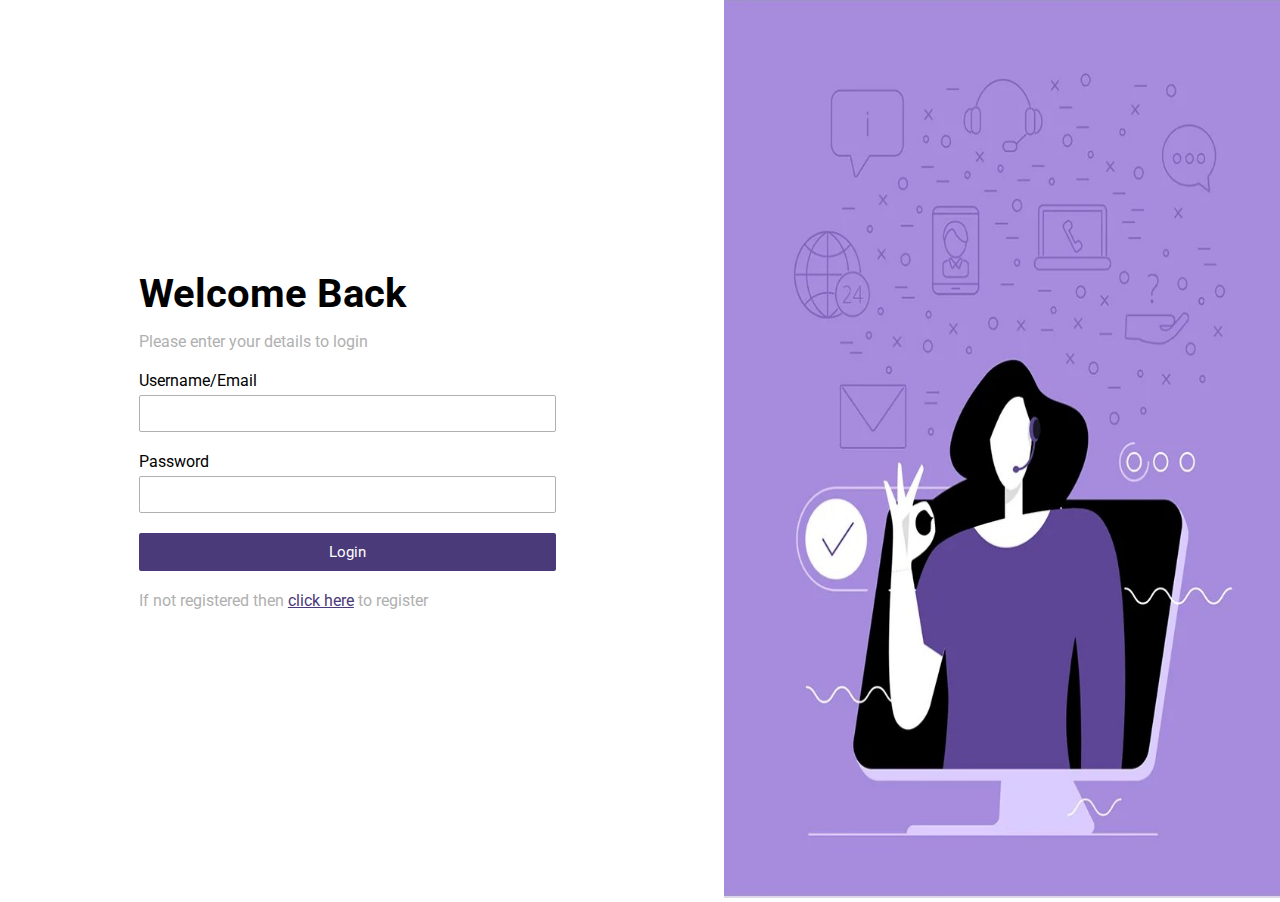
<file: index.html>
<!DOCTYPE html>
<html lang="en">

<head>
    <meta charset="UTF-8">
    <meta name="viewport" content="width=device-width, initial-scale=1.0">
    <title>Home</title>
    <link rel="shortcut icon" href="./img/icon.png" type="image/x-icon">
    <link rel="stylesheet" href="https://cdn.jsdelivr.net/npm/bootstrap-icons@1.13.1/font/bootstrap-icons.min.css"
        defer>
    <link rel="stylesheet" href="./styles/user-profile.css">
    <link rel="stylesheet" href="./styles/home.css">
    <script src="./scripts/home.js" defer type="module"></script>
    <script src="./scripts/userProfile.js" defer type="module"></script>
</head>

<body class="hidden">
    <div class="scrollbar">
        <div class="scroll"></div>
    </div>
    <template>
        <label for="subtask"></label>
        <input type="checkbox" id="subtask">
        <i class="bi bi-trash-fill hover">
    </template>
    <div class="blackdrop hidden"></div>
    <div class="user-profile hidden">
        <div class="username-tab">
            <div class="user-icon"><svg xmlns="http://www.w3.org/2000/svg" viewBox="0 0 24 24" fill="currentColor"
                    class="size-6">
                    <path fill-rule="evenodd"
                        d="M7.5 6a4.5 4.5 0 1 1 9 0 4.5 4.5 0 0 1-9 0ZM3.751 20.105a8.25 8.25 0 0 1 16.498 0 .75.75 0 0 1-.437.695A18.683 18.683 0 0 1 12 22.5c-2.786 0-5.433-.608-7.812-1.7a.75.75 0 0 1-.437-.695Z"
                        clip-rule="evenodd" />
                </svg>
            </div>
            <div class="profile-name">
                <p class="profile-fullname">Dhruv Thummar</p>
                <p class="profile-username">@dvthummar</p>
            </div>
        </div>

        <div class="user-details">
            <div>
                <div class="user-detail user-firstName">
                    <form>
                        <label for="user-firstName">First Name</label>
                        <input id="user-firstName" type="text" readonly autocomplete="off">
                    </form>
                    <div class="edit-buttons">
                        <i class="bi bi-pencil-square" data-id="firstName"></i>
                        <button class="save-button firstName-save-btn" data-id="firstName">Save</button>
                    </div>
                </div>
                <p class='error-firstName error'></p>
            </div>
            <div>
                <div class="user-detail user-lastName">
                    <form>
                        <label for="user-lastName">Last name</label>
                        <input id="user-lastName" type="text" readonly autocomplete="off">
                    </form>
                    <div class="edit-buttons">
                        <i class="bi bi-pencil-square" data-id="lastName"></i>
                        <button class="save-button lastName-save-btn" data-id="lastName">Save</button>
                    </div>
                </div>
                <p class='error-lastName error'></p>
            </div>
            <div>
                <div class="user-detail user-username">
                    <form>
                        <label for="user-username">Username</label>
                        <input id="user-username" type="text" readonly autocomplete="off">
                    </form>
                    <div class="edit-buttons">
                        <i class="bi bi-pencil-square" data-id="username"></i>
                        <button class="save-button username-save-btn" data-id="username">Save</button>
                    </div>
                </div>
                <p class='error-username error'></p>
            </div>
            <div>
                <div class="user-detail user-email">
                    <form>
                        <label for="user-email">Email</label>
                        <input id="user-email" type="text" readonly autocomplete="off">
                    </form>
                    <div class="edit-buttons">
                        <i class="bi bi-pencil-square" data-id="email"></i>
                        <button class="save-button email-save-btn" data-id="email">Save</button>
                    </div>
                </div>
                <p class='error-email error'></p>
            </div>
            <div>
                <div class="user-detail user-dob">
                    <form>
                        <label for="user-dob">Date of Birth</label>
                        <input id="user-dob" type="date" readonly autocomplete="off">
                    </form>
                    <div class="edit-buttons">
                        <i class="bi bi-pencil-square" data-id="dob"></i>
                        <button class="save-button dob-save-btn" data-id="dob">Save</button>
                    </div>
                </div>
                <p class='error-dob error'></p>
            </div>
            <button class="change-password">Change password</button>
            <div class="edit-password hidden">
                <div class="user-password">
                    <form>
                        <div class="password">
                            <label for="user-password">Password</label>
                            <input id="user-password" type="password" autocomplete="off">
                            <p class="password-error error"></p>
                        </div>
                        <div class="cPassword">
                            <label for="user-cPassword">Confirm password</label>
                            <input id="user-cPassword" type="password" autocomplete="off">
                            <p class="cPassword-error error"></p>
                        </div>
                    </form>
                    <div class="save-password">
                        <button class="password-change-btn password-save-btn" data-id="password">Save</button>
                    </div>
                </div>
            </div>
            <div class="success-msg"></div>
        </div>
    </div>
    <div class="container">
        <div id="inQueue" class="inner-container">
            <h2><i class="bi bi-list-task"></i> To do tasks</h2>
            <ul class="todo-item inQueue"></ul>
            <button class="create">Create task</button>
        </div>
        <div id="inprogress" class="inner-container">
            <h2><i class="bi bi-gear-wide-connected"></i> In progress tasks</h2>
            <ul id="inprogress" class="todo-item inprogress"></ul>
            <button class="create">Create task</button>

        </div>
        <div id="completed" class="inner-container">
            <h2><i class="bi bi-check2-square"></i> Completed tasks</h2>
            <ul class="todo-item completed"></ul>
            <button class="create">Create task</button>
        </div>
    </div>
    <div class="pop-up pop-up-tool hidden">
        <h1>Add your to do task</h1>
        <input type="text" name="work" placeholder="Write your to do task">
        <button class="add">Add to do</button>
        <button class="sub hidden">Add sub task</button>
    </div>
</body>

</html>
</file>
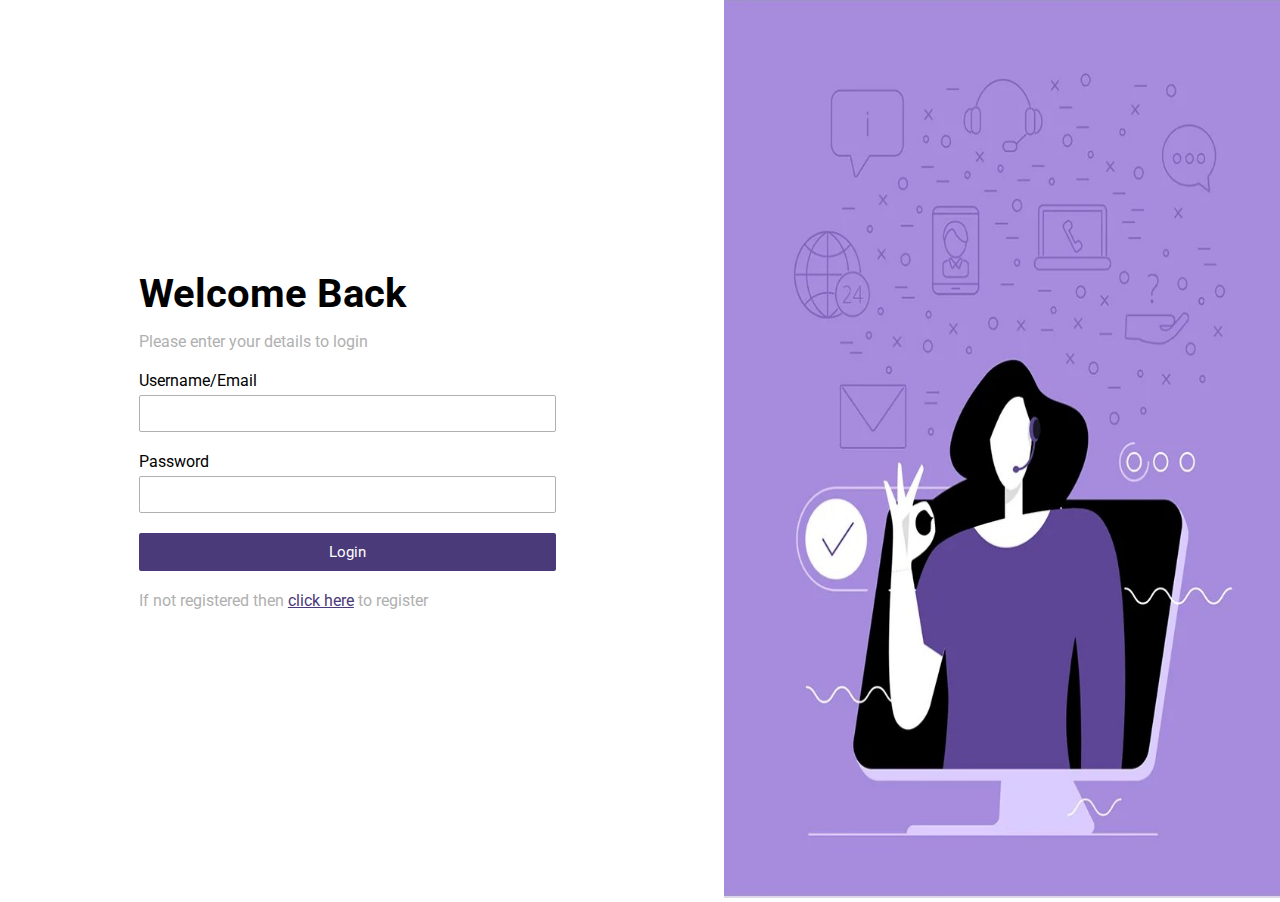
<file: login.html>
<!DOCTYPE html>
<html lang="en">

<head>
    <meta charset="UTF-8">
    <meta name="viewport" content="width=device-width, initial-scale=1.0">
    <title>Login</title>
    <link rel="shortcut icon" href="./img/icon.png" type="image/x-icon">
    <link rel="stylesheet" href="./styles/login.css">
    <script src="./scripts/login.js" type="module" defer></script>
</head>

<body>
    <div class="container">
        <div class="main-container">
            <div class="inner-container">
                <h1>Welcome Back</h1>
                <p>Please enter your details to login</p>

                <form action="">
                    <div class="felx">
                        <div class="flex-inner">
                            <label for="username">Username/Email</label>
                            <input type="text" id="username" name="username">
                            <p class="error-msg">required</p>
                        </div>
                    </div>
                    <div class="felx">
                        <div class="flex-inner">
                            <label for="password">Password</label>
                            <input type="password" id="password" name="password">
                            <p class="error-msg">required</p>
                        </div>
                    </div>
                    <button>Login</button>
                </form>
                <p>If not registered then <a href="./register.html">click here</a> to register</p>
            </div>
        </div>

        <div class="img">
            <img src="./img/login-page-example-the-cube-factory.png.jpg" alt="">
        </div>
    </div>



</body>

</html>
</file>
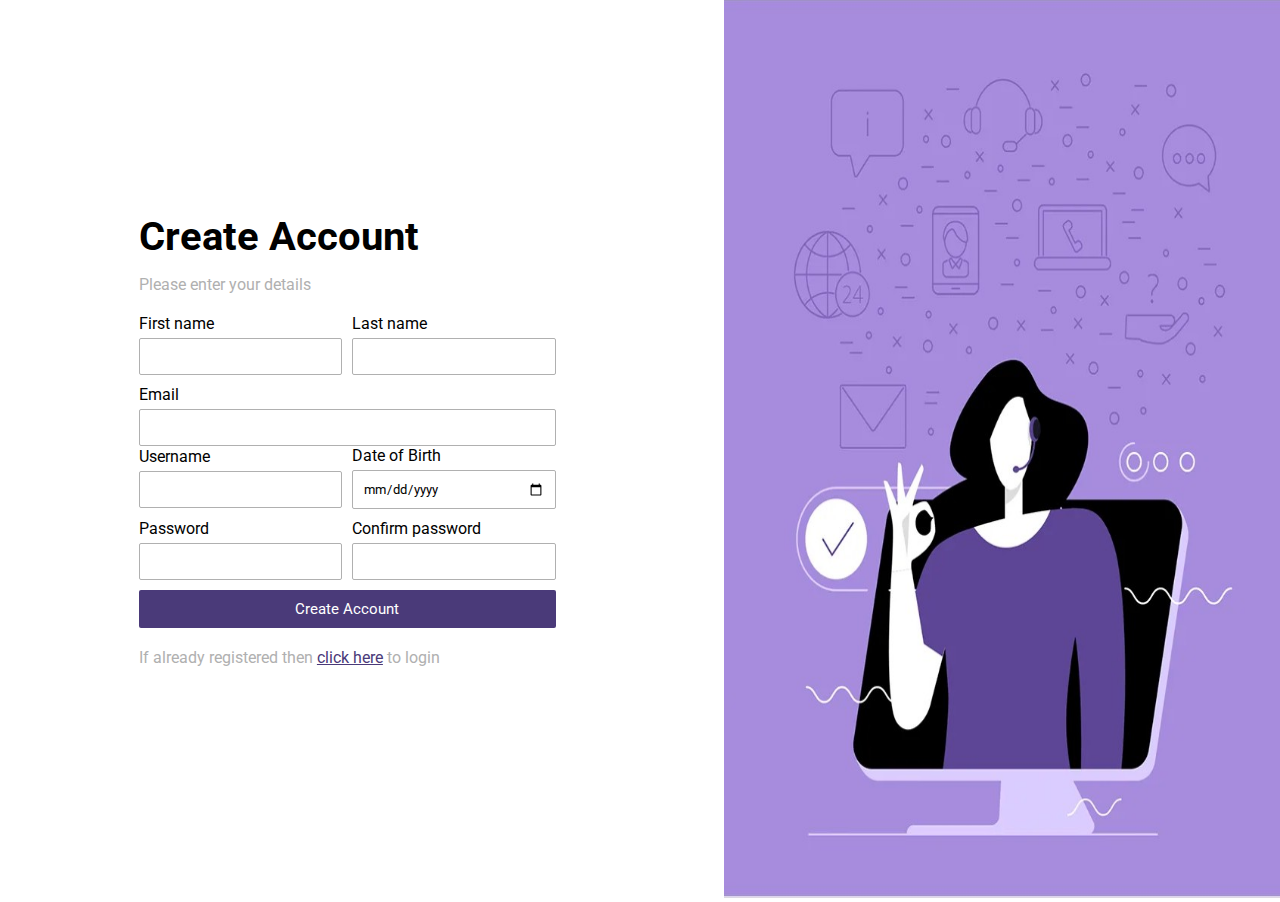
<file: register.html>
<!DOCTYPE html>
<html lang="en">

<head>
    <meta charset="UTF-8">
    <meta name="viewport" content="width=device-width, initial-scale=1.0">
    <title>Register</title>
    <link rel="stylesheet" href="./styles/login.css">
    <script src="./scripts/register.js" type="module" defer></script>
</head>

<body>
    <div class="container">
        <div class="main-container">

            <div class="inner-container">
                <h1>Create Account</h1>
                <p>Please enter your details</p>
                <div class="error"></div>
                <form action="">
                    <div class="flex">
                        <div class="flex-inner">
                            <label for="first-name">First name</label>
                            <input type="text" id="first-name" name="first-name">
                        </div>
                        <div class="flex-inner">
                            <label for=" last-name">Last name</label>
                            <input type="text" id="last-name" name="last-name">
                        </div>
                    </div>
                    <label for="email">Email</label>
                    <input type="text" id="email" name="email">
                    <div class="flex">
                        <div class="flex-inner">
                            <label for="username">Username</label>
                            <input type="text" id="username" name="username">
                        </div>
                        <div class="flex-inner">
                            <label for="dob">Date of Birth</label>
                            <input type="date" id="dob" name="date-of-birth">
                        </div>
                    </div>
                    <div class="flex">
                        <div class="flex-inner">
                            <label for="password">Password</label>
                            <input type="password" id="password" name="password">
                        </div>
                        <div class="flex-inner">
                            <label for="confirm-password">Confirm password</label>
                            <input type="password" id="confirm-password" name="confirm-password">
                        </div>
                    </div>
                    <button>Create Account</button>
                    <div id="g_id_onload" data-client_id="YOUR_CLIENT_ID_HERE" data-context="signup"
                        data-ux_mode="popup" data-callback="handleCredentialResponse" data-auto_prompt="false">
                    </div>

                    <div class="g_id_signin" data-type="standard" data-shape="pill" data-theme="outline"
                        data-text="signup_with" data-size="large">
                    </div>
                </form>

                <p>If already registered then <a href="./login.html">click here</a> to login</p>
            </div>
        </div>
        <div class="img">
            <img src="./img/login-page-example-the-cube-factory.png.jpg" alt="">
        </div>

    </div>
</body>

</html>
</file>
<file: styles/user-profile.css>
@keyframes user-profile-an {
    from {
        transform: translateX(200px);
    }

    to {
        transform: translateX(0);
    }
}

.user-profile {
    min-width: 350px;
    min-height: 100%;
    position: fixed;
    top: 0;
    right: 0;
    z-index: 200;
    background: linear-gradient(180deg, #baf3db, #a78cdd);
    box-shadow: 3px 3px 10px 3px #000;
    display: flex;
    flex-direction: column;
    padding-left: 20px;
    justify-content: flex-start;
    align-items: flex-start;
    padding-top: 60px;
    opacity: 1;
    transition: all .3s;
    animation: user-profile-an .3s;
    cursor: pointer;
    transform: none;
}

.hide {
    transform: translateX(100%);
    pointer-events: none;
}

.username-tab {
    color: #222b3f;
    display: flex;
    gap: 10px;
    align-items: center;
}

.user-icon {
    width: 30px;
    height: 30px;
}

.profile-username {
    font-size: 12px;
}

.user-details {
    margin-top: 30px;
    display: flex;
    flex-direction: column;
    gap: 20px;
    width: 100%;
}

.user-detail {
    display: flex;
    justify-content: space-between;
    width: 100%;
    padding: 10px;
    border-radius: 5px 0px 0px 5px;
    background-color: #f1f2f4;
    color: #a5a5a5;
    line-height: 20px;
    font-size: 12px;
    border: 1px solid transparent;
}

.user-detail input {
    outline: none;
    border: none;
    background-color: #f1f2f4;
    min-width: 250px;
}

.user-detail form {
    display: flex;
    flex-direction: column;
}

.user-detail button {
    padding: 5px;
    font-size: 10px;
    visibility: hidden;
    transition: all 0s;
}

.user-detail span {
    font-size: 15px;
    color: #222b3f;
}

.user-detail .edit-buttons {
    display: flex;
    flex-direction: row-reverse;
    align-items: flex-start;
    gap: 10px;
}

.user-detail .bi-pencil-square {
    font-size: 15px;
}

.user-detail .bi-pencil-square:hover {
    color: #34415f;
}

.error {
    visibility: hidden;
    color: #c20404;
    font-size: 10px;
    height: 10px;
}

.success-msg {
    position: absolute;
    top: 10px;
    left: 50%;
    transform: translateX(-50%);
    padding: 5px 10px;
    border-radius: 30px;
    background-color: #fff;
    font-size: 10px;
    opacity: 0;
    transition: all .3s;
}

.change-password {
    margin-right: 10px;
}

.user-password {
    display: flex;
    flex-direction: column;
    align-items: center;
    gap: 10px;
}

.user-password form {
    display: flex;
    align-items: center;
    justify-content: space-between;
    flex-wrap: wrap;
    gap: 10px;
}

.user-password form label {
    display: block;
    font-size: 12px;
    margin-bottom: 2px;
}

.user-password form input {
    border: 1px solid transparent;
    outline: none;
    padding: 5px;
}

.user-password form input:focus {
    border: 1px solid #174dca;
}

.user-password form .cPassword {
    margin-right: 10px;
}

.save-password button {
    margin-right: 10px;
    font-size: 12px;
}

@media (max-width:450px) {
    .user-profile {
        min-width: 150px;
    }

    .user-detail form input {
        min-width: 200px;
    }
}
</file>
<file: styles/home.css>
@import url('https://fonts.googleapis.com/css2?family=Lato:ital,wght@0,100;0,300;0,400;0,700;0,900;1,100;1,300;1,400;1,700;1,900&family=Roboto:ital,wght@0,100..900;1,100..900&family=Ubuntu:ital,wght@0,300;0,400;0,500;0,700;1,300;1,400;1,500;1,700&display=swap');

* {
    margin: 0;
    padding: 0;
    box-sizing: border-box;
    font-family: 'roboto', sans-serif;
}

body {
    min-height: 100vh;
    background: linear-gradient(135deg, #c1d3ff, #a78cdd);
    padding-bottom: 20px;
}

body::-webkit-scrollbar {
    display: none;
}

.header {
    position: fixed;
    top: 0;
    background: linear-gradient(to right, #f7d79f, #baf3db, #f1f2f4);
    padding: 0% 6%;
    width: 100%;
    height: 100px;
    display: flex;
    justify-content: space-between;
    align-items: center;
    list-style: none;
    z-index: 9;
    box-shadow: 0px 2px 10px #000;
}

.profile-handle {
    display: flex;
    gap: 20px;
    align-items: center;
}

.profile-handle i {
    color: #222b3f;
    font-size: 20px;
    cursor: pointer;
}

.header .back {
    cursor: pointer;
    text-decoration: none;
    font-size: 18px;
    transition: all .3s;
}

.header .back a {
    text-decoration: none;
    color: #222b3f;
}


.header .back:hover {
    color: #34415f;
}

.header .back:active {
    transform: scale(0.9);
}

.heading {
    color: #fff;
    -webkit-text-stroke: 1px #000;
    font-size: 50px;
}

h1 {
    color: #fff;
    font-size: 50px;
}

button,
.logout {
    cursor: pointer;
    padding: 10px;
    border: none;
    outline: none;
    border-radius: 10px;
    background-color: #34415f;
    color: #fff;
    font-size: 15px;
    transition: all .3s;
}

button:active {
    transform: scale(0.96);
}

button:hover {
    background-color: #222b3f;
}

.container {
    display: flex;
    flex-wrap: wrap;
    align-items: flex-start;
    justify-content: center;
    gap: 30px;
    justify-content: space-around;
    width: 100%;
    height: 100%;
    margin-top: 150px;
}

@keyframes glowCard {
    0% {
        box-shadow: 0 0 8px rgba(167, 140, 221, 0.3);
    }

    50% {
        box-shadow: 0 0 20px rgba(167, 140, 221, 0.7);
    }

    100% {
        box-shadow: 0 0 8px rgba(167, 140, 221, 0.3);
    }
}

.inner-container {
    width: 350px;
    min-height: 100px;
    border-radius: 10px;
    box-shadow: 0 4px 12px rgba(0, 0, 0, 0.08);
    padding: 10px 10px;
    border: 1px solid rgba(167, 140, 221, 0.2);
    text-align: center;
    transition: all 0.3 ease;
    animation: glowCard .3s;
}

#inQueue {
    background: linear-gradient(135deg, #f7d79f, #fff0cc);
}

#inprogress {
    background: linear-gradient(135deg, #baf3db, #e8fff4);
}

#completed {
    background: linear-gradient(135deg, #f1f2f4, #ffffff);
}

.inner-container h2 {
    text-align: center;
    margin-bottom: 20px;
    color: #34415f;
}

.blackdrop {
    position: fixed;
    inset: 0;
    min-height: 100%;
    width: 100%;
    background: rgba(0, 0, 0, .4);
    z-index: 10;

}

.create {
    margin: 10px 0px;
}

.pop-up-tool {
    position: fixed;
    top: 50%;
    left: 50%;
    transform: translate(-50%, -50%);
    backdrop-filter: blur(10px);
    background: rgba(0, 0, 0, .4);
    border: 1px solid rgba(255, 255, 255, 0.3);
    padding: 20px;
    border-radius: 10px;
    display: flex;
    flex-direction: column;
    justify-content: center;
    align-items: center;
    gap: 20px;
    z-index: 100;
    box-shadow: 1px 1px 10px 1px #000;
    transition: all 0.3s ease;
}

.pop-up-tool h1 {
    font-size: 40px;
}

.pop-up-tool input {
    padding: 10px;
    border: none;
    outline: none;
    border-radius: 10px;
    border: 2px solid transparent;
}

.pop-up-tool button {
    background-color: #a78cdd;
}

.pop-up-tool input:focus {
    border: 2px solid #648eef;
}

.todo-item {
    min-height: 100px;
    list-style: none;
    display: flex;
    flex-direction: column;
    justify-content: flex-start;
    align-items: center;
    gap: 5px;
    width: 100%;
    box-shadow:
        0 4px 10px rgba(0, 0, 0, 0.1),
        inset 0 0 6px rgba(0, 0, 0, 0.2);
    padding: 15px;
    border-radius: 5px;
}

.inner-container button {
    width: 100%;
    background-color: #34415f;
    color: #fff;
}

.todo-item li {
    position: relative;
    width: 100%;
    padding: 5px;
    border-radius: 10px;
    box-shadow: 1px 1px 2px 1px #000;
    cursor: grab;
    transition: all .3s;
    background-color: #fff;
    color: #34415f;
}

.todo-item li:hover {
    box-shadow: inset 1px 1px 1px 1px #000;
}

.todo-item li p {
    max-width: 90%;
    overflow-wrap: break-word;
    text-align: left;
}

.pencil {
    position: absolute;
    top: 5px;
    right: 5px;
    transition: all .3s;
    cursor: pointer;
}

.pencil:hover {
    color: #8fb1f0;
}

.pencil:active {
    color: #000;
}

.edit-pop-up {
    position: fixed;
    display: flex;
    gap: 20px;
    align-items: flex-start;
    z-index: 100;
}

.edit-input {
    min-width: 300px;
}

.edit-input textarea {
    min-width: 100%;
    height: 80px;
    border: none;
    border-radius: 5px;
    padding: 10px;
    outline: none;
    vertical-align: start;
    resize: none;
}

.edit-input textarea:focus {
    border: 2px solid #174dca;
}

.animation {
    display: none;
}

.edit-buttons {
    display: flex;
    flex-direction: column;
    justify-content: center;
    align-items: flex-start;
    gap: 5px;
    border-radius: 5px;
}

.edit-buttons a {
    background-color: #f1f2f4;
    padding: 5px;
    width: 100%;
    text-align: left;
    border-radius: 5px;
    transition: all .3s ease;
}

.edit-pop-up a:hover {
    background-color: #34415f;
    color: #fff;
}

.todo-item li .task-heading {
    display: flex;
    align-items: center;
    justify-content: space-between;
}

.hidden {
    display: none;
    opacity: 0;
    pointer-events: none;
}

.dragging {
    border: 1px solid #174dca;
}

.bi-caret-down-fill {
    display: inline-block;
    transition: transform 0.3s ease;
    cursor: pointer;
}

.bi-caret-down-fill:hover {
    color: #8fb1f0;
}

.rotate {
    transform: rotate(540deg);
}

.hover {
    transition: all 0.3s;
}

.hover:hover {
    transform: scale(1.2);
}

.subtask {
    position: relative;
    cursor: pointer;
    display: flex;
    align-items: center;
    gap: 10px;
    background-color: rgba(0, 0, 0, 0.2);
    padding: 5px;
    border-radius: 5px;
    margin: 4px 0px;
    transition: all .3s;
}

.subtask .bi-trash-fill {
    position: absolute;
    right: 10px;
}

.dropdown {
    max-height: 0px;
    overflow: hidden;
}

.animation-height {
    transform: translateY(-100%);
    display: none;
}

@media (max-width:500px) {
    .heading {
        font-size: 30px;
    }
}
</file>
<file: styles/login.css>
@import url('https://fonts.googleapis.com/css2?family=Lato:ital,wght@0,100;0,300;0,400;0,700;0,900;1,100;1,300;1,400;1,700;1,900&family=Roboto:ital,wght@0,100..900;1,100..900&family=Ubuntu:ital,wght@0,300;0,400;0,500;0,700;1,300;1,400;1,500;1,700&display=swap');

* {
    margin: 0;
    padding: 0;
    box-sizing: border-box;
    font-family: 'roboto', sans-serif;
}

body {
    font-family: 'Roboto', sans-serif;
    overflow: hidden;
}

.container {
    display: flex;
    align-items: center;
    justify-content: space-between;
    width: 100%;
    height: 100vh;
    /* height: 40%; */
    gap: 30px;
    border-radius: 10px;
}


.img {
    width: 80%;
}

.img img {
    width: 100%;
    height: 100vh;
}

.main-container {
    display: flex;
    align-items: center;
    justify-content: center;
    width: 100%;
}

.inner-container {
    width: 60%;
}

.inner-container h1 {
    font-size: 40px;
    margin-bottom: 15px;
}

.inner-container p {
    color: #b0b0b0;
    margin-bottom: 20px;
}

form {
    display: flex;
    flex-direction: column;
    /* align-items: center; */
    justify-content: center;
}

input {
    width: 100%;
    border: 1px solid #b0b0b0;
    outline: none;
    padding: 10px;
    border-radius: 2px;
}

label {
    margin-bottom: 5px;
}

button {
    border: none;
    background-color: #4a3a79;
    width: 100%;
    padding: 10px;
    cursor: pointer;
    border-radius: 2px;
    margin-bottom: 20px;
    color: #fff;
    font-size: 15px;
}

button:hover {
    background-color: #5e499b;
}


a {
    cursor: pointer;
    color: #4a3a79;
}

a:hover {
    transform: scale(1.1);
}

.error-msg {
    margin: 0;
    padding: 0;
    height: 20px;
    margin-bottom: 10px;
    text-align: left;
    color: #c20404;
    font-size: 13px;
}

.flex {
    display: flex;
    align-items: center;
    gap: 10px;
    width: 100%;
    margin-bottom: 10px;
}

.flex-inner {
    display: flex;
    flex-direction: column;
    justify-content: flex-start;
    width: 100%;
}

.flex-inner p {
    color: #c20404;
    font-size: 10px;
    margin: 0;
    padding: 0;
    visibility: hidden;
}

#email {
    width: 100%;
}

@media (max-width:870px) {
    .img {
        display: none;
    }
}
</file>
